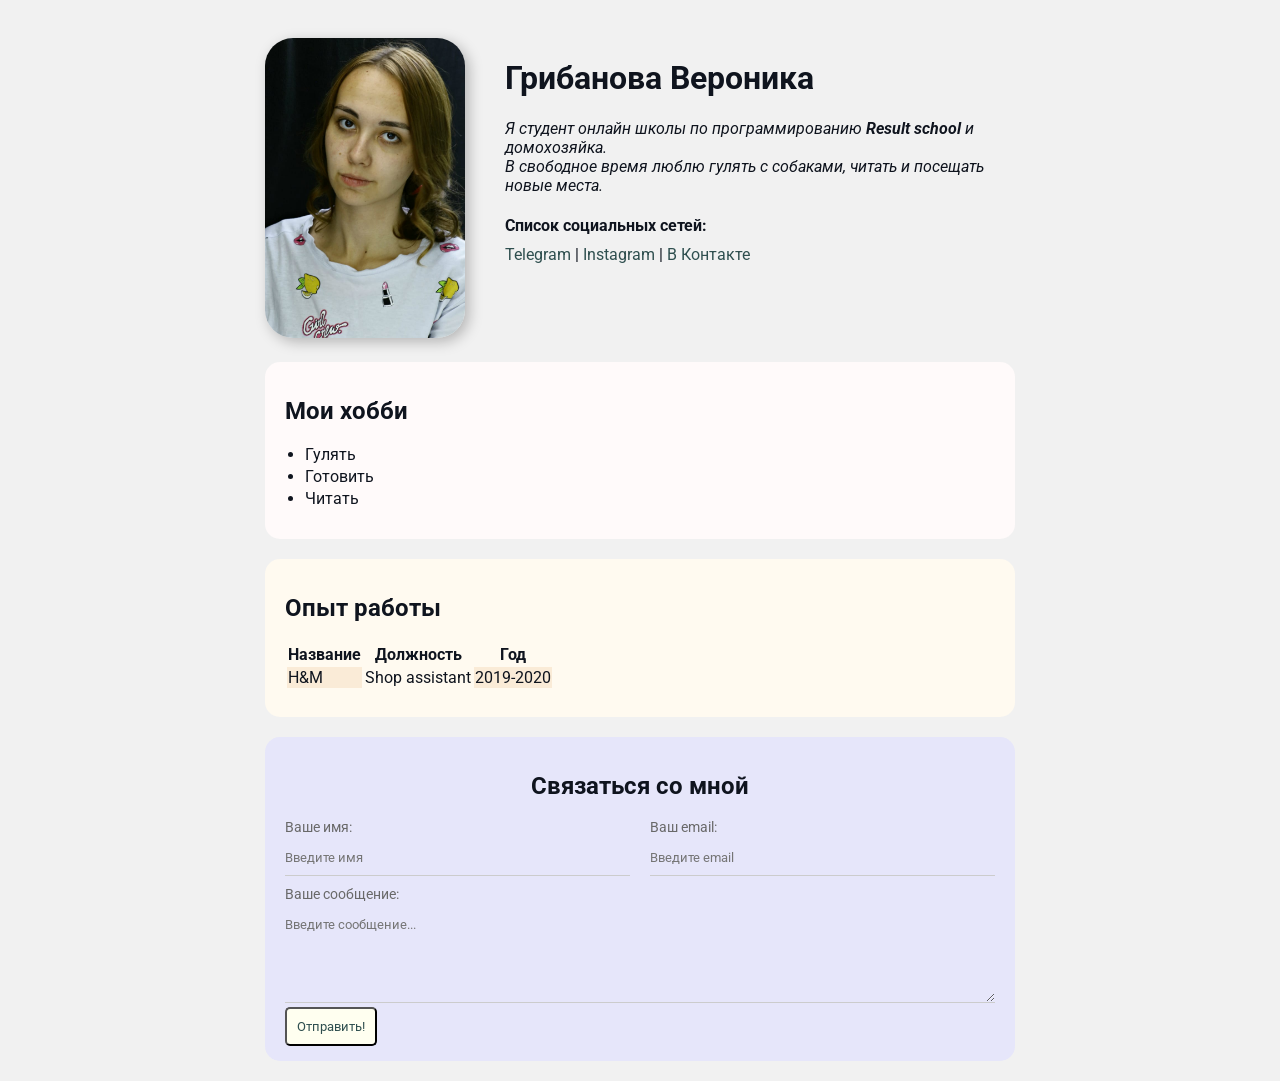
<file: index.html>
<!DOCTYPE html>
<html>
<head>
    <link rel="stylesheet" href="styles.css">
</head>
<body>
<div class="container">
<div class="info"> 
<div class="photo">
<img src="IMG-20180728-WA0005.jpg" alt="Грибанова Вероника" class="avatar"> 
</div>  
<div class="info-text">
<h1>Грибанова Вероника</h1>
<p>Я <em>студент</em> онлайн школы по программированию <strong>Result school</strong> и <em>домохозяйка</em>.</p>
<p>В свободное время люблю <em>гулять с собаками</em>, <em>читать</em> и <em>посещать новые места</em>.</p>

<h4>Cписок социальных сетей:</h4>

<a href="https://t.me/foxnox23" target="_blank">Telegram</a>
|
<a href="https://instagram.com/inka1713?igshid=NzZlODBkYWE4Ng==" target="_blank">Instagram</a>
|
<a href="https://vk.com/foxnox23" target="_blank">В Контакте</a>
</div>
</div>
<div class="card-1">
<h2>Мои хобби</h2>
<ul class="list">
<li>Гулять</li>
<li>Готовить</li>
<li>Читать</li>
</ul>
</div>
<div class="card-2">
<h2>Опыт работы</h2>
<div class="table">
<table>
    <thead>
        <tr>
            <th>Название</th>
            <th>Должность</th>
            <th>Год</th>
    </tr>
    </thead>
    <tbody>
        <tr>
        <td>H&M</td>
        <td>Shop assistant</td>
        <td>2019-2020</td>
    </tr>
</tbody>
</table>
</div>
</div>
<div class="card-3">
<h2>Связаться со мной</h2>
<div class="communications">
<form action="/">
    <div class="form-row">
<div class="form-group">
    <label for="name">Ваше имя:</label>
    <input type="text" id="name" placeholder="Введите имя">
</div>
<div class="form-group">
    <label for="email">Ваш email:</label>
    <input type="email" id="email" placeholder="Введите email">
</div>
</div>
<div class="form-group">
    <label for="message">Ваше сообщение:</label>
    <textarea id="message" cols="20" rows="5" placeholder="Введите сообщение..."></textarea>
</div>
<input type="submit" class="btn" value="Отправить!">
</form>
</div>
</div>
</div>
</body>
</html>
</file>
<file: styles.css>
@import url('https://fonts.googleapis.com/css2?family=Roboto&display=swap');

body {
    font-family: 'Roboto', sans-serif;
    font-size: 16px;
    font-weight: normal;
    background: #f1f1f1;
    color: #0f141e;
}

.container {
    max-width: 750px;
    margin: auto;
    padding-top: 30px;
}

.avatar {
    width: 200px;
    border-radius: 28px;
    box-shadow: 4px 4px 14px rgba(0, 0, 0, 0.25);

    }

.info-text p {
font-style: italic;
font-weight: normal;
margin: 0;
}

.info-text h4 {
    margin-bottom: 10px;
}

.communications {
    color: #696969;
}

.card-1 {
    border-radius: 15px;
    background: #FFFAFA;
    padding: 15px 20px;
    margin-top: 20px;
    margin-bottom: 20px;
}

.card-2 {
    border-radius: 15px;
    background: #FFFAF0;
    padding: 15px 20px;
    padding-bottom: 27px;
    margin-bottom: 20px;
}

.card-3 {
    border-radius: 15px;
    background: #E6E6FA;
    padding: 15px 20px;
    margin-bottom: 20px;
}

.info {
    margin-bottom: 20px;
    display: flex;
}

.info-text {
    margin-left: 40px;
}

@media (max-width: 618px) {
    .info {
        display: block;
        text-align: center;
    }
}

a {
    color: #2F4F4F;
    text-decoration: none; 
 }
 
 a:hover {
     text-decoration: underline;
 }
 
 a:visited {
     color: #8FBC8F;
 }
 
 a:active {
     color: #BC8F8F;
 }

.btn {
    background: #FFFFF0;
    padding: 10px;
    color: #2F4F4F;
    cursor: pointer;
    border-radius: 5px;
    font-family: inherit;
}

btn:hover {
    opacity: 0.8;
}

.list {
    padding: 0 20px;
}

.list li {
   margin-bottom: 3px;
}

.table {
    width: 100%;
}

.table td {
    text-align: left;
}

.table td:nth-child(1) {
    background: #FAEBD7;
}

.table td:nth-child(3) {
    background: #FAEBD7;
}

.card-3 h2 {
text-align: center;    
}

.form-row {
    margin-bottom: 10px;
    display: flex;
}

.form-row .form-group {
margin-right: 20px;
width: 50%;
}

.form-row .form-group:last-child {
    margin-right: 0;
}

@media (max-width: 618px) {
    .form-row {
        display: block;
    }

    .form-row .form-group {
        width: 100%;
        margin-right: 0;
        margin-bottom: 10px;
    }
}

.form-group label {
display: block;
font-size: 14px;
}

.form-group input,
.form-group textarea {
    width: 100%;
    box-sizing: border-box;
    border: none;
    background: transparent;
    border-bottom: 1px solid #ccc;
    color: #000;
    padding: 15px 0 10px;
    outline: none;
    font-family: inherit;
}
</file>
